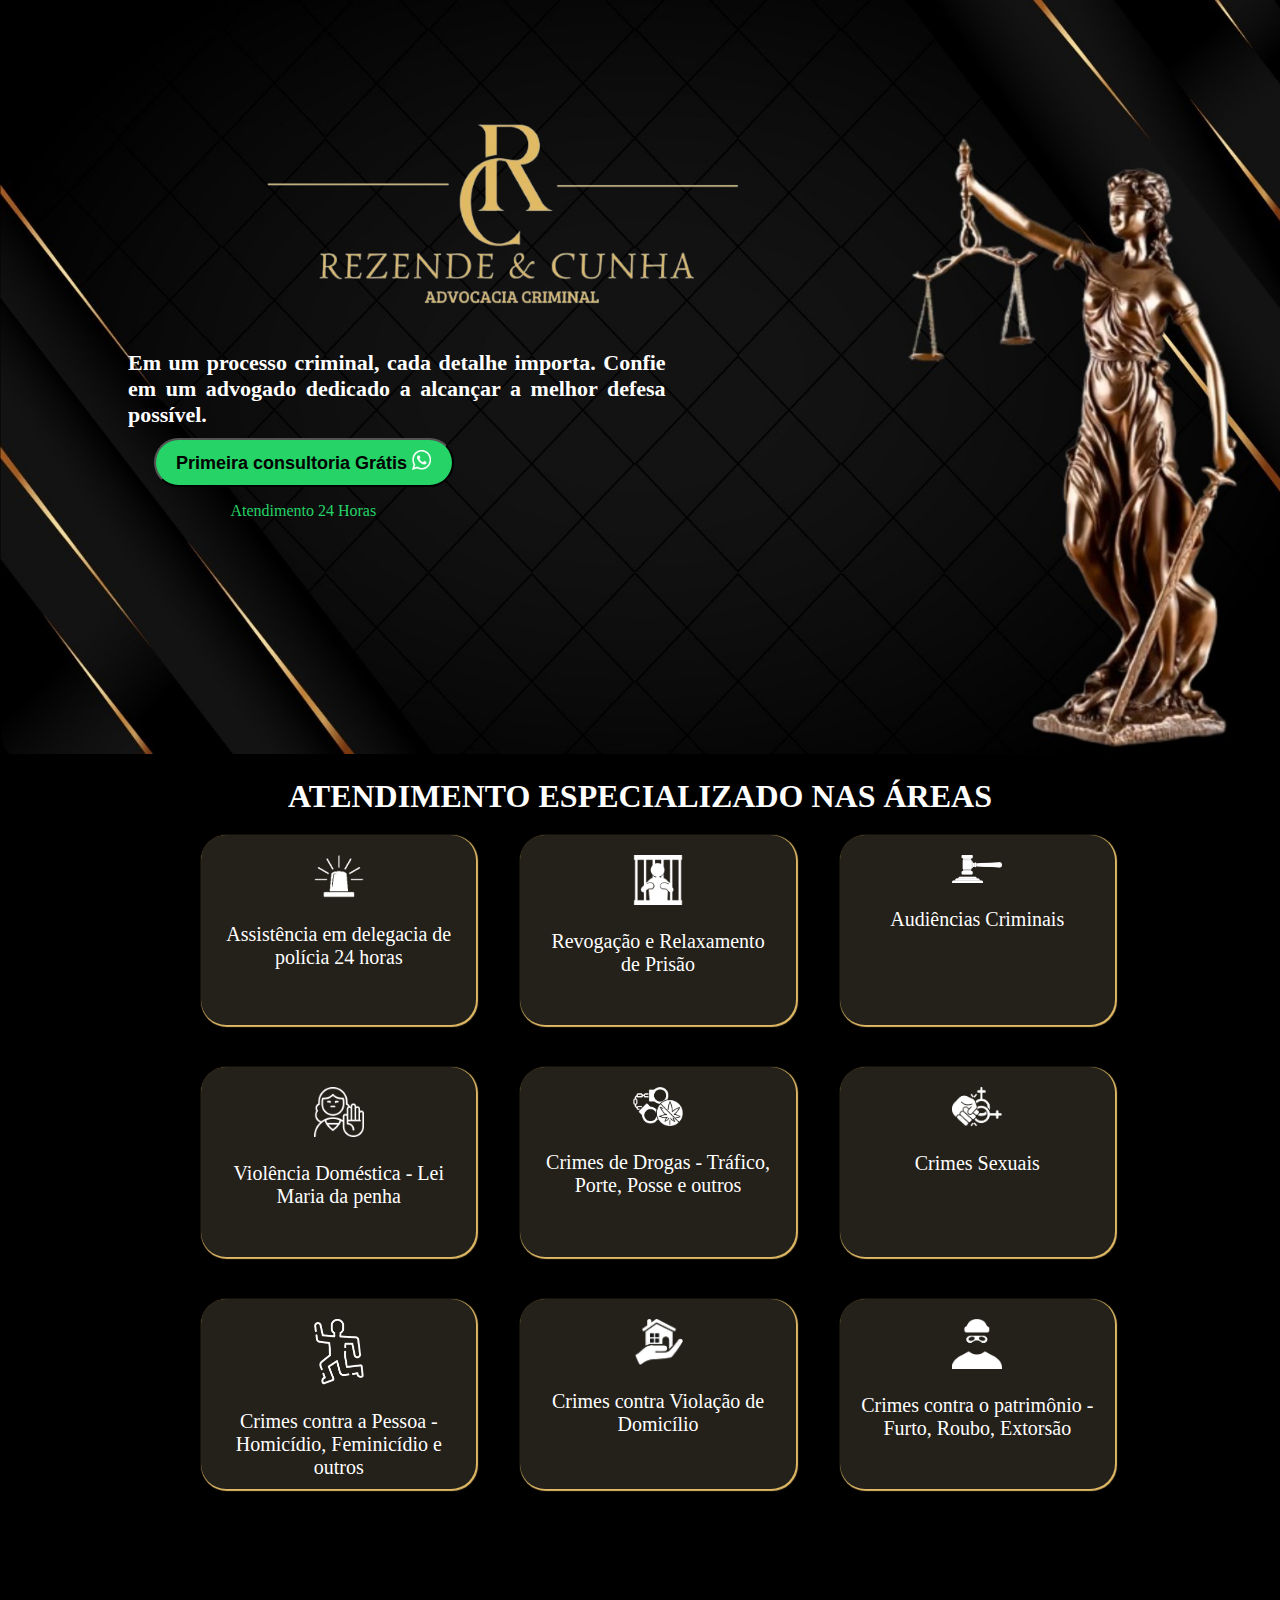
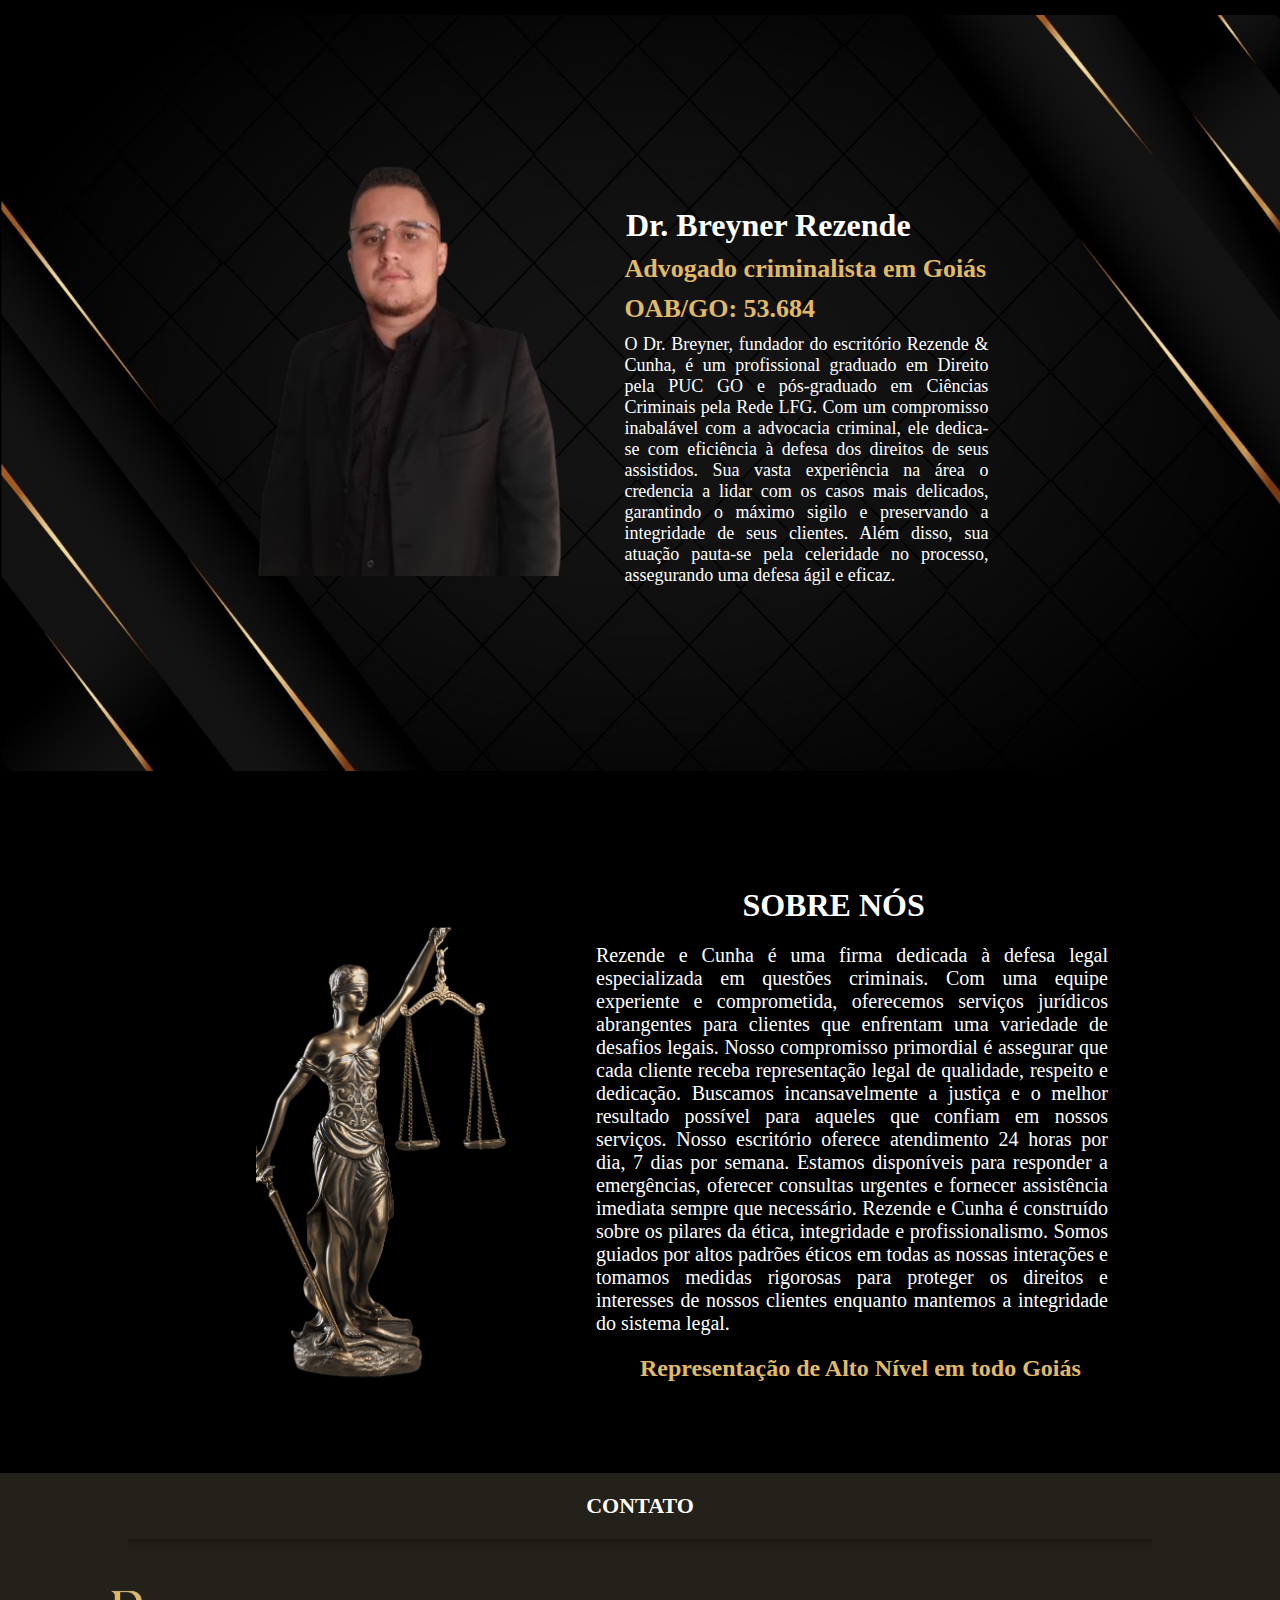
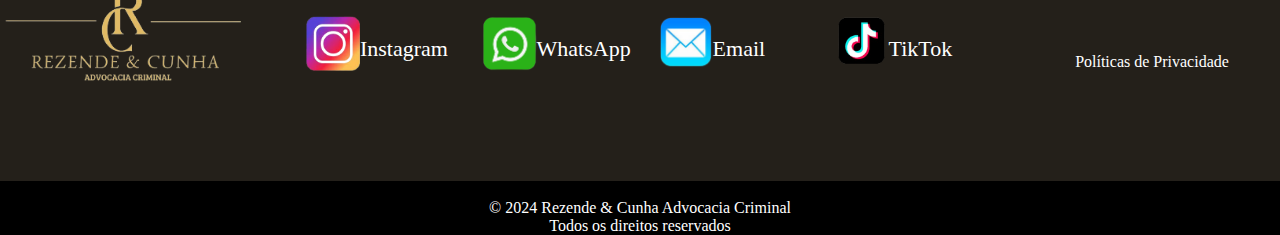
<file: index.html>
<!DOCTYPE html>
<html lang="pt-br">
<head>
    <meta charset="UTF-8">
    <meta name="viewport" content="width=device-width, initial-scale=1.0">
    <title>Escritório de Advocacia</title>
    <link rel="stylesheet" href="styles.css">
</head>
<body>

    <main>
        
<div class="content-wrapper " >

</div>
        <div class="servicos"  id="init">
            <div class="img-back">
                <img src="back.jpeg" alt="">
            </div>
            <div class="cont">
                <div class="logo">
                    <img src="logo.png" alt="">
                </div>

                <h2>
                    Em um processo criminal, cada detalhe importa. Confie em um advogado dedicado a alcançar a melhor defesa possível.
                </h2>

                <div class="pulsing-container">
                    <button><a href="https://w.app/jF4M56" target="_blank">Primeira consultoria Grátis</a> <img src="iconeWhats.png" alt=""></button>
                </div>
    
                <p>
                    Atendimento 24 Horas
                </p>
            </div>
        </div>
        <div class="area"  id="Atendimento">
            <h1 class="titulo2"> ATENDIMENTO ESPECIALIZADO NAS ÁREAS</h1>

            <ul class="ul-areas">

            <li class="areas">
                <img src="del.png" alt="" width="50px"> 
                <p>Assistência em delegacia de polícia 24 horas</p>
            </li>

            <li class="areas">
                <img src="icone-revogacao.png" alt="" width="50px"> 
                <p>Revogação e Relaxamento de Prisão</p>
             </li>
             <li class="areas">
                <img src="martelo.png " alt="" width="50px"> 
                <p>Audiências Criminais</p>
             </li>
             <li class="areas">
                <img src="vio.png" alt="" width="50px"> 
                <p>Violência Doméstica - Lei Maria da penha</p>
            </li>
            <li class="areas">
                <img src="dorgas.png" alt="" width="50px"> 
                <p>Crimes de Drogas - Tráfico, Porte, Posse e outros</p>
            </li>
            <li class="areas">
                <img src="asse.png" alt="" width="50px"> 
               <p>Crimes Sexuais </p>
            </li>
            <li class="areas">
                <img src="Homi.png" alt="" width="50px"> 
               <p>Crimes contra a Pessoa - Homicídio, Feminicídio e outros</p>
            </li>
             <li class="areas">
                <img src="casa.png" alt="" width="50px"> 
                <p>Crimes contra Violação de Domicílio</p>
             </li>
             <li class="areas">
                <img src="frto.png" alt="" width="50px"> 
                <p>Crimes contra o patrimônio - Furto, Roubo, Extorsão</p>
             </li>
        </ul>

        </div>

        <div class="advogado">
            <div class="fundo4">
                <img src="back2.jpeg" alt="">
            </div>
            
            <div class="conteudo">
                <div class="bre">
                    <img src="brener.png" alt="">
                </div>
                <div class="texto">
                    <h1>Dr. Breyner Rezende </h1>

                    <h2>Advogado criminalista em Goiás</h2>
                    <h2>OAB/GO: 53.684</h2>
                    <p>
                        O Dr. Breyner, fundador do escritório Rezende & Cunha, é um profissional graduado em Direito pela PUC GO e pós-graduado em Ciências Criminais pela Rede LFG. Com um compromisso inabalável com a advocacia criminal, ele dedica-se com eficiência à defesa dos direitos de seus assistidos. Sua vasta experiência na área o credencia a lidar com os casos mais delicados, garantindo o máximo sigilo e preservando a integridade de seus clientes. Além disso, sua atuação pauta-se pela celeridade no processo, assegurando uma defesa ágil e eficaz.
                    </p>
                </div>
            </div>
            
        </div>
<br>
<br>
<br>
<br>
        <div class="sobre" id="sobre">
            <h2 class="titulo3">SOBRE NÓS</h2>

            <div class="back">
                <img src="b.png" alt="">
            </div>

            <p>
                Rezende e Cunha é uma firma dedicada à defesa legal especializada em questões criminais. Com uma equipe experiente e comprometida, oferecemos serviços jurídicos abrangentes para clientes que enfrentam uma variedade de desafios legais.
Nosso compromisso primordial é assegurar que cada cliente receba representação legal de qualidade, respeito e dedicação. Buscamos incansavelmente a justiça e o melhor resultado possível para aqueles que confiam em nossos serviços. Nosso escritório oferece atendimento 24 horas por dia, 7 dias por semana. Estamos disponíveis para responder a emergências, oferecer consultas urgentes e fornecer assistência imediata sempre que necessário. Rezende e Cunha é construído sobre os pilares da ética, integridade e profissionalismo. Somos guiados por altos padrões éticos em todas as nossas interações e tomamos medidas rigorosas para proteger os direitos e interesses de nossos clientes enquanto mantemos a integridade do sistema legal.
            </p>

            <h2 class="t">Representação de Alto Nível em todo Goiás</h2>
        </div>
<br><br>
        
    </main>

    <footer>
        <div class="contato" id="contato">
            <h1>CONTATO</h1>
            <hr class="style-four">
            <div class="logo2">
                <img src="logo.png" alt="" srcset="">
            </div>
            <ul>
                <li class="insta"><a href="https://www.instagram.com/rezendeecunhaadvogados?utm_source=qr&igsh=MThtNGZpNnppcXNoaw%3D%3D" target="_blank"><img class="icone-insta" src="icnoe-Insta.png"><p>Instagram</p></a>  </li>
                <li class="whats"><a href="https://api.whatsapp.com/send?phone=5562996157359&text=Oi,%20preciso%20de%20um%20Advogado." target="_blank"><img class="icone-whatss" src="icon.png"><p>WhatsApp</p></a> </li>
                <li class="email"><a href="mailto:rezendeecunhaadvogados@gmail.com" target="_blank"><img src="iconeEmail.png" class="icone-Email"><p>Email</p></a> </li>
                <li class="tiltok"><a href="https://www.tiktok.com/@rezendeecunhaadvogados?_t=8l6zAQMHvEc&_r=1" target="_blank"><img src="iconeTikTok.png" class="iconeTiktok"><p>TikTok</p></a> </li>
            </ul>
            
            </div>
            <div class="politica">
                <a href="politicas.html" target="_blank" rel="noopener noreferrer">Políticas de Privacidade</a>
            </div>
            
            <div class="direitos-autorais">
                <p>&copy; 2024 Rezende & Cunha Advocacia Criminal</p>
                <p class="f2">Todos os direitos reservados</p>
            </div>
    </footer>
</body>
</html>
</file>
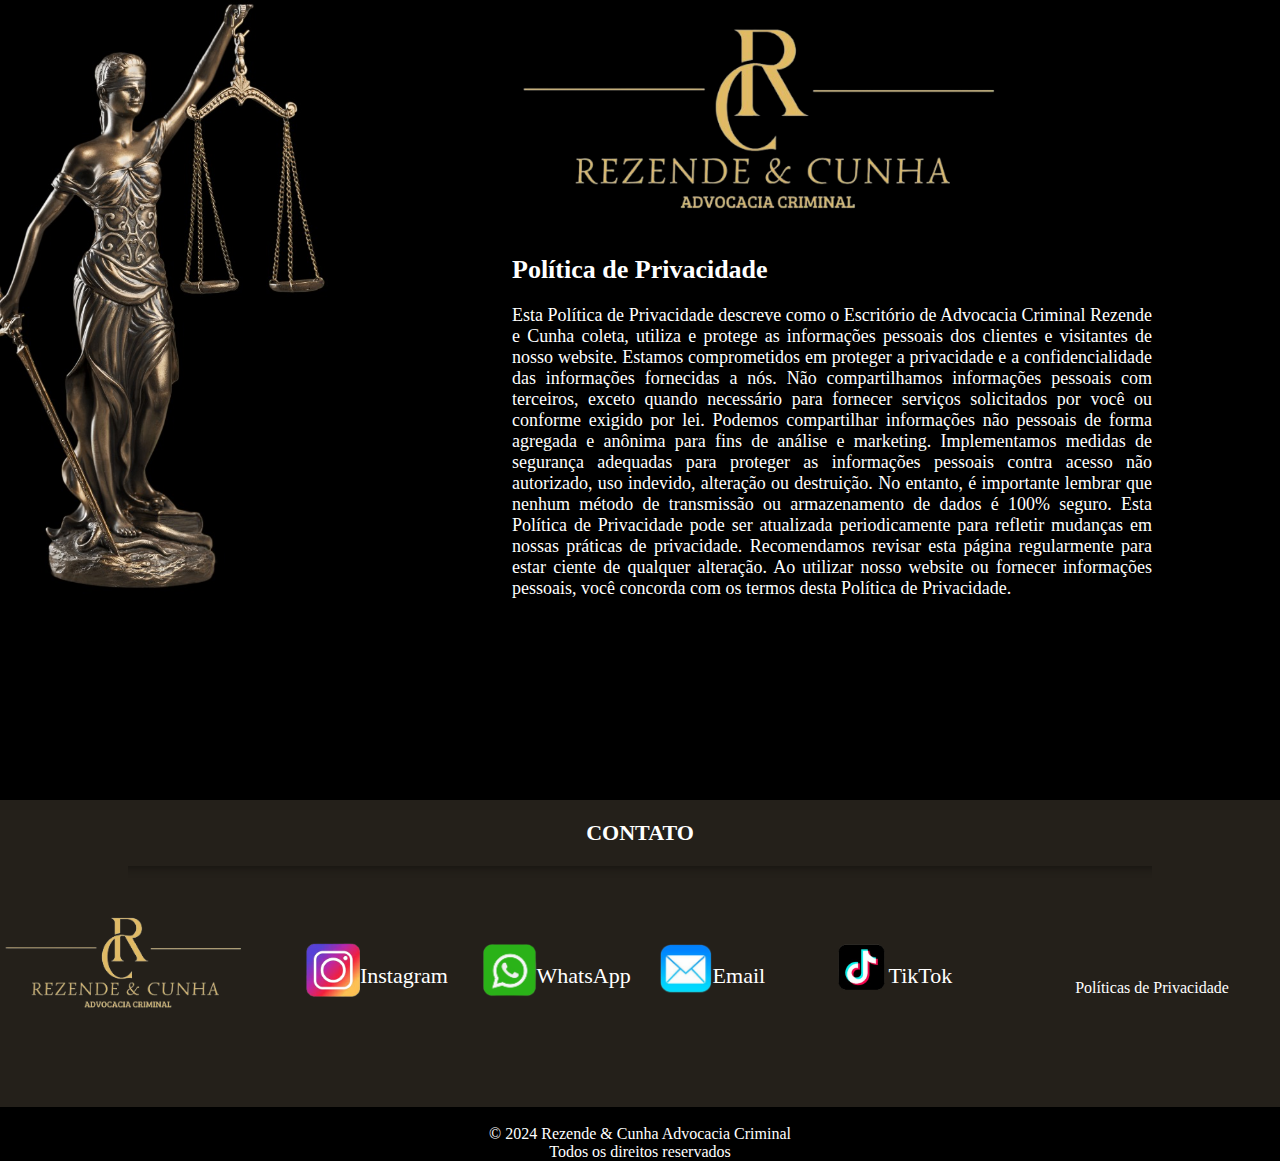
<file: politicas.html>
<!DOCTYPE html>
<html lang="pt-br">
<head>
    <meta charset="UTF-8">
    <meta name="viewport" content="width=device-width, initial-scale=1.0">
    <title>Escritório de Advocacia</title>
    <link rel="stylesheet" href="styles.css">
</head>
<body>
    <header>
        
    </header>

    <main class="ad">
        <div class="background"  id="init">
            <img src="b.jpg" alt="" class="backgorun-main">
        </div>
        <div  class="privacidade">
            <div class="logo3">
                <img src="logo.png" alt="" srcset="">
            </div>
            <h1>Política de Privacidade</h1>
            <p>
                Esta Política de Privacidade descreve como o Escritório de Advocacia Criminal Rezende e Cunha coleta, utiliza e protege as informações pessoais dos clientes e visitantes de nosso website. Estamos comprometidos em proteger a privacidade e a confidencialidade das informações fornecidas a nós.
                Não compartilhamos informações pessoais com terceiros, exceto quando necessário para fornecer serviços solicitados por você ou conforme exigido por lei.
                Podemos compartilhar informações não pessoais de forma agregada e anônima para fins de análise e marketing.
                Implementamos medidas de segurança adequadas para proteger as informações pessoais contra acesso não autorizado, uso indevido, alteração ou destruição.
                No entanto, é importante lembrar que nenhum método de transmissão ou armazenamento de dados é 100% seguro.
                Esta Política de Privacidade pode ser atualizada periodicamente para refletir mudanças em nossas práticas de privacidade. Recomendamos revisar esta página regularmente para estar ciente de qualquer alteração.
                Ao utilizar nosso website ou fornecer informações pessoais, você concorda com os termos desta Política de Privacidade.
            </p>
        </div>
        
    </main>

    <footer>
        <div class="contato" id="contato">
            <h1>CONTATO</h1>
            <hr class="style-four">
            <div class="logo2">
                <img src="logo.png" alt="" srcset="">
            </div>
            <ul>
                <li class="insta"><a href="https://www.instagram.com/rezendeecunhaadvogados?utm_source=qr&igsh=MThtNGZpNnppcXNoaw%3D%3D" target="_blank"><img class="icone-insta" src="icnoe-Insta.png"><p>Instagram</p></a>  </li>
                <li class="whats"><a href="https://api.whatsapp.com/send?phone=5562996157359&text=Oi,%20preciso%20de%20um%20Advogado." target="_blank"><img class="icone-whatss" src="icon.png"><p>WhatsApp</p></a> </li>
                <li class="email"><a href="mailto:rezendeecunhaadvogados@gmail.com" target="_blank"><img src="iconeEmail.png" class="icone-Email"><p>Email</p></a> </li>
                <li class="tiltok"><a href="https://www.tiktok.com/@rezendeecunhaadvogados?_t=8l6zAQMHvEc&_r=1" target="_blank"><img src="iconeTikTok.png" class="iconeTiktok"><p>TikTok</p></a> </li>
            </ul>
            
            </div>

            <div class="politica">
                <a href="politicas.html" target="_blank" rel="noopener noreferrer">Políticas de Privacidade</a>
            </div>
            
            <div class="direitos-autorais">
                <p>&copy; 2024 Rezende & Cunha Advocacia Criminal</p>
                <p class="f2">Todos os direitos reservados</p>
            </div>
    </footer>
</footer>
</body>
</html>
</file>
<file: styles.css>
*{
    margin: 0;
    color: #fff;
}
body{
    background-color: #000;
}
div.img-back{
    width: 100%;
}
div.img-back img{
    width: 100%;
}
div.cont{
    width: 100%;
    position: absolute;
    top: 5%;
}
div.logo{
    width: 40%;
    margin-left: 20%;
}
div.logo img{
    width: 100%;
}
div.cont h2{
    width: 42%;
    margin-left: 10%;
    font-size: 22px;
    color: #fff;
    text-align: justify;
}
div.cont p{
    width: 50%;
    margin-left: 18%;
    font-size: 16px;
    color: #25D366;
    text-align: justify;
}
@keyframes pulse {
    0% {
      transform: scale(1);
    }
    50% {
      transform: scale(1.1);
    }
    100% {
      transform: scale(1);
    }
  }
  .pulsing-container {
    display: inline-block;
    animation: pulse 1.5s infinite;
    margin-left: 12%;
    margin-bottom: 15px;
    margin-top: 10px;
  }
  .pulsing-container button{
    width: 300px;
    border-radius: 25px;
    background-color: #25D366;
    padding-right: 20px;
    padding: 10px;
    font-size: 18px;
}
.pulsing-container button a{
    color:#000;
    text-decoration: none;
    font-weight: bolder;
}
.pulsing-container button img{
    width: 7%;
}
div.area{
    width: 100%;
}
div.area h1{
    font-size: 32px;
    text-align: center;
    margin-top: 20px;
}
div.area ul{
    padding-left: 14%;
    height: 800px;
}
div.area ul li{
    width: 25%;
    margin: 2%;
    float: left;
    height: 150px;
    padding: 20px 0px 20px 0px;
    border-radius: 25px;
    font-size: 20px;
    text-align: center;
    margin-top: 20px;
    list-style: none;
    box-shadow: 1px 1px 1px 1px #E1BA66;
    background-color: #24201A;
}
div.area ul li img{
    margin: 0px;
}
div.area ul li p{
    padding: 20px;
}

div.advogado{
    width: 100%;
    height: 800px;
}

.fundo4{
    position: absolute;
    width: 100%;
    left: 0.1%;  
    display: block;  
}
.fundo4 img{
    width: 100%;
}
.conteudo{
    position: relative;
    padding-top: 5%;
}
.conteudo div.bre{
    float: left;
    margin-left: 20%;
    margin-top: 6%;
}
.conteudo div.texto{
    width: 30%;
    margin-left: 48%;
    margin-top: 10%;
}
.conteudo div.texto h1{
    font-size: 32px;
    text-align: left;
    padding-left: 3%;
}
.conteudo div.texto h2{
    font-size: 26px;
    text-align: left;
}
.conteudo div.texto p{
    font-size: 18px;
}
div.advogado h1{
    font-size: 22px;
    text-align: center;
}
div.advogado h2{
    font-size: 18px;
    text-align: center;
    color: #E1BA66;
    margin: 10px;
}

div.advogado p{
    font-size: 14px;
    text-align: justify;
    margin: 10px;
}
div.sobre {
    height: 550px;
}
div.sobre h2{
    text-align: left;
    font-size: 32px;
    margin-left: 58%;
}
div.sobre div.back{
    display: block;
    width: 20%;
    margin-left: 20%;
    float: left;
}
div.sobre div.back img{
    width: 100%;
}
div.sobre p{
    text-align: justify;
    font-size: 20px;
    padding: 20px;
    width: 40%;
    margin-left: 45%;
}
div.sobre h2.t{
    position: relative;
    left: -8%;
    font-size: 24px;
    color: #E1BA66;
    width: 40%;
}


div.contato {
    width: 100%;
    background-color: #24201A;
}
div.contato h1{
    padding: 20px;
    text-align: center;
    font-size: 22px;
}

hr.style-four {
    width: 80%;
    margin-right: auto;
    margin-left: auto;
    height: 12px;
    border: 0;
    box-shadow: inset 0 12px 12px -12px rgba(0, 0, 0, 0.5);
}

.logo2{
    width: 20%;
}
.logo2 img{
    width: 100% ;
}

div.contato ul{
    position: relative;
   list-style: none;
   display: flex;
   width: 55%;
   left: 20%;
   top: -100px;
}
div.contato ul li {
    width: 25%;
    display: flex;
    padding: 10px;
}
div.contato ul li img{
    float: left;
    width: 35%;
}
div.contato ul li a {
  text-decoration: none;
}
div.contato ul li a p{
    margin-top: 20px;
    font-size: 22px;
    display: block;
}
div.contato ul li p{
   display: none;
}

div.politica{
    text-decoration: none;
    text-align: center;
    width: 20%;
    position: relative;
    left: 80%;
    margin-top: -10%;
}
.direitos-autorais ,.politica a{
    margin-top: 10%;
    text-decoration: none;
    text-align: center;
    width: 100%;
}

div.background{
    width: 80%;
}
div.background img{
    width: 100%;
}
main.ad{
    height: 800px;
}
.logo3{
    margin-top: -50px;
}
div.privacidade{
    position: absolute;
    width: 50%;
    left: 40%;
    top: 0%;
}

.privacidade h1{
    font-size: 26px;
    margin-bottom: 20px;
}
.privacidade img{
    width: 80%;
}

.privacidade p{
    font-size: 18px;
    text-align: justify;
}
@media (max-width: 1250px) {
    *{
        margin: 0;
        color: #fff;
    }
    body{
        background-color: #000;
    }
    div.img-back{
        width: 100%;
    }
    div.img-back img{
        width: 100%;
    }
    div.cont{
        width: 100%;
        position: absolute;
        top: 1%;
    }
    div.logo{
        width: 40%;
        margin-left: 20%;
    }
    div.logo img{
        width: 100%;
    }
    div.cont h2{
        width: 50%;
        margin-left: 10%;
        font-size: 12px;
        color: #fff;
        text-align: justify;
    }
    div.cont p{
        width: 50%;
        margin-left: 23%;
        margin-top: -3%;
        font-size: 12px;
        color: #25D366;
        text-align: justify;
    }
    @keyframes pulse {
        0% {
          transform: scale(1);
        }
        50% {
          transform: scale(1.1);
        }
        100% {
          transform: scale(1);
        }
      }
      .pulsing-container {
        display: inline-block;
        animation: pulse 1.5s infinite;
        margin-left: 11%;
        margin-bottom: 15px;
        margin-top: 10px;
      }
      .pulsing-container button{
        width: 200px;
        border-radius: 25px;
        background-color: #25D366;
        padding-right: 20px;
        padding: 10px;
        font-size: 12px;
    }
    .pulsing-container button a{
        color:#000;
        text-decoration: none;
        font-weight: bolder;
    }
    .pulsing-container button img{
        width: 7%;
    }
    div.area{
        width: 100%;
        height: 1900px;
    }
    div.area h1{
        font-size: 16px;
        text-align: center;
        margin-top: 20px;
    }
    div.area ul{
        margin-left: 10px;
    }
    div.area ul li{
        width: 80%;
        height: 150px;
        padding: 40px 0px 0px 0px;
        border-radius: 25px;
        font-size: 16px;
        text-align: center;
        margin-top: 20px;
        list-style: none;
        box-shadow: 1px 1px 1px 1px #E1BA66;
    }
    div.area ul li img{
        margin: 10px;
    }
    div.area ul li p{
        padding: 20px;
    }
    
    div.advogado{
        margin-top: 50px;
        width: 90%;
        margin-right: auto;
        margin-left: auto;
        height: 850px;
    }
    .conteudo{
        position: relative;
        padding-top: 5%;
    }
    .conteudo div.bre{
        width: 98%;
        float: left;
        margin-left: 5%;
        margin-top: 6%;
    }
    .conteudo div.texto{
        width: 100%;
        margin-left: 0.1%;
        margin-top: 10%;
    }
    .conteudo div.texto h1{
        font-size: 26px;
        text-align: left;
        padding-left: 3%;
    }
    .conteudo div.texto h2{
        font-size: 22px;
        text-align: left;
        width: 100%;
    }
    .conteudo div.texto p{
        font-size: 16px;
    }
    .fundo4{
        display: none;
    }
    div.sobre {
        height: 550px;
    }
    div.sobre h2{
        text-align: left;
        font-size: 22px;
        margin-left: 0%;
        text-align: center;
    }
    div.sobre div.back{
        display: none;
    }
    div.sobre div.back img{
        width: 100%;
    }
    div.sobre p{
        text-align: justify;
        font-size: 16px;
        padding: 20px;
        width: 90%;
        margin-left: 0%;
    }
    div.sobre h2.t{
        position: relative;
        left: 0%;
        font-size: 24px;
        color: #E1BA66;
        width: 100%;
    }
    
    div.contato {
        width: 100%;
        background-color: #24201A;
    }
    div.contato h1{
        padding: 20px;
        text-align: center;
        font-size: 22px;
    }
    
    hr.style-four {
        width: 80%;
        margin-right: auto;
        margin-left: auto;
        height: 12px;
        border: 0;
        box-shadow: inset 0 12px 12px -12px rgba(0, 0, 0, 0.5);
    }
    
    .logo2{
        width: 100%;
    }
    .logo2 img{
        width: 100% ;
    }
    
    div.contato ul{
       list-style: none;
       width: 55%;
       left: 12%;
       top: 0px;
    }
    div.contato ul li {
        width: 50%;
        padding: 10px;
    }
    div.contato ul li img{
        width: 100%;
    }
    div.contato ul li a {
      text-decoration: none;
      
    }
    div.contato ul li a p{
        margin-top: 20px;
        font-size: 22px;
        display: none;
    }
    div.contato ul li p{
       display: none;
    }
    
    div.politica{
        text-decoration: none;
        text-align: center;
        width:100%;
        margin-top: 5%;
        margin-left: -80%;
    }
    .direitos-autorais ,.politica a{
        margin-top: 5%;
        text-decoration: none;
        text-align: center;
        width: 100%;
    }
    
    div.background{
        width: 80%;
        display: none;
    }
    div.background img{
        width: 100%;
    }
    main.ad{
        height: 600px;
    }
    .logo3{
        margin-top: 0px;
        margin-left: 18%;
    }
    div.privacidade{
        position: absolute;
        width: 95%;
        left: 2%;
        top: 0%;
    }
    
    .privacidade h1{
        font-size: 26px;
        margin-bottom: 20px;
        text-align: center;
    }
    .privacidade img{
        width: 80%;
    }
    
    .privacidade p{
        font-size: 14px;
        text-align: justify;
    }
  }
</file>
